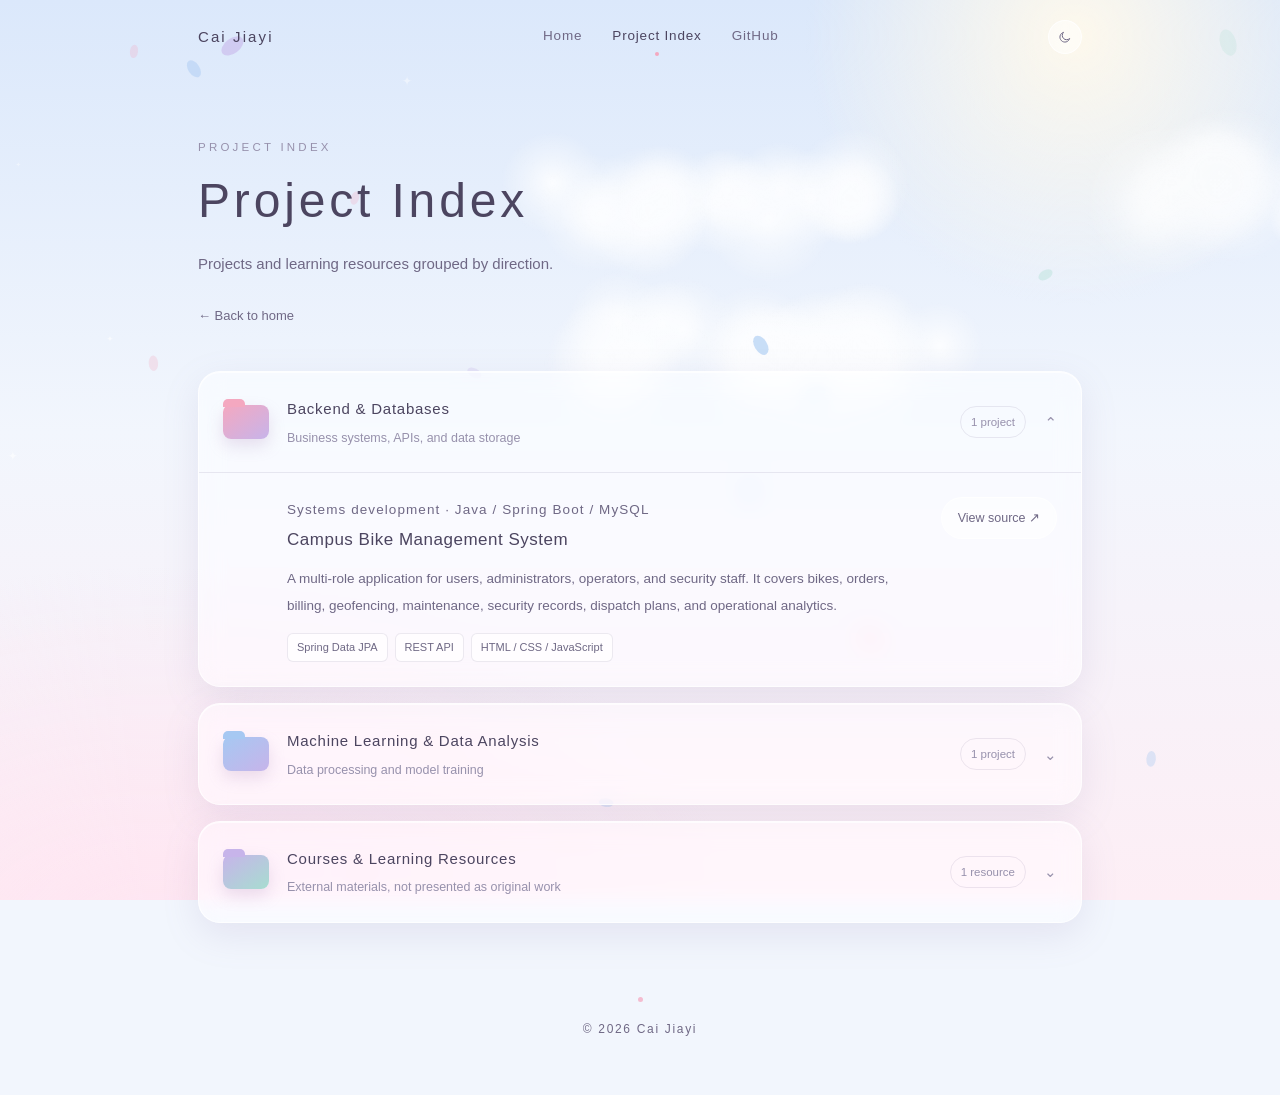
<file: projects.html>
<!DOCTYPE html>
<html lang="en" data-theme="light">
<head>
  <meta charset="UTF-8" />
  <meta name="viewport" content="width=device-width, initial-scale=1.0" />
  <title>Project Index | Cai Jiayi</title>
  <meta name="description" content="Project index and source links for Cai Jiayi." />
  <link rel="icon" href="data:image/svg+xml,%3Csvg xmlns='http://www.w3.org/2000/svg' viewBox='0 0 32 32'%3E%3Ccircle cx='16' cy='16' r='11' fill='%23f4b6ca'/%3E%3C/svg%3E" />
  <link rel="stylesheet" href="style.css" />
  <script>document.documentElement.classList.add("js");</script>
</head>
<body class="projects-page" id="top">
  <canvas id="scene" aria-hidden="true"></canvas>

  <header class="nav" id="nav">
    <div class="nav-inner">
      <a class="brand" href="index.html">Cai Jiayi</a>
      <nav class="nav-links" aria-label="Primary navigation">
        <a href="index.html" class="nav-link">Home</a>
        <a href="projects.html" class="nav-link active">Project Index</a>
        <a href="https://github.com/CHaRA-alive" class="nav-link" target="_blank" rel="noopener">GitHub</a>
      </nav>
      <button class="theme-btn" id="theme-toggle" type="button" aria-label="Toggle color theme">
        <svg class="ico-moon" viewBox="0 0 24 24" width="14" height="14" fill="none"
             stroke="currentColor" stroke-width="1.7" stroke-linejoin="round" aria-hidden="true">
          <path d="M20 14.5A8.5 8.5 0 1 1 9.5 4a7 7 0 0 0 10.5 10.5z" />
        </svg>
        <svg class="ico-sun" viewBox="0 0 24 24" width="14" height="14" fill="none"
             stroke="currentColor" stroke-width="1.7" stroke-linecap="round" aria-hidden="true">
          <circle cx="12" cy="12" r="4" />
          <path d="M12 2.8v2M12 19.2v2M4.4 4.4l1.4 1.4M18.2 18.2l1.4 1.4M2.8 12h2M19.2 12h2M4.4 19.6l1.4-1.4M18.2 5.8l1.4-1.4" />
        </svg>
      </button>
    </div>
  </header>

  <main class="projects-main">
    <section class="projects-hero reveal">
      <p class="page-eyebrow">PROJECT INDEX</p>
      <h1 class="page-title">Project Index</h1>
      <p class="page-lead">Projects and learning resources grouped by direction.</p>
      <a class="back-link" href="index.html">← Back to home</a>
    </section>

    <section class="folder-list" aria-label="Project categories">
      <details class="project-folder glass reveal" id="backend" open>
        <summary>
          <span class="folder-icon" aria-hidden="true"></span>
          <span class="folder-copy">
            <span class="folder-title">Backend &amp; Databases</span>
            <span class="folder-note">Business systems, APIs, and data storage</span>
          </span>
          <span class="folder-meta">1 project</span>
        </summary>
        <div class="folder-body">
          <article class="project-entry">
            <div class="entry-main">
              <p class="entry-kicker">Systems development · Java / Spring Boot / MySQL</p>
              <h2>Campus Bike Management System</h2>
              <p>
                A multi-role application for users, administrators, operators, and security staff.
                It covers bikes, orders, billing, geofencing, maintenance, security records,
                dispatch plans, and operational analytics.
              </p>
              <div class="entry-tags">
                <span>Spring Data JPA</span>
                <span>REST API</span>
                <span>HTML / CSS / JavaScript</span>
              </div>
            </div>
            <a class="entry-link" href="https://github.com/CHaRA-alive/CHaRA-alive.github.io/tree/main/projects/bike-system" target="_blank" rel="noopener">View source ↗</a>
          </article>
        </div>
      </details>

      <details class="project-folder glass reveal" id="machine-learning">
        <summary>
          <span class="folder-icon folder-icon-blue" aria-hidden="true"></span>
          <span class="folder-copy">
            <span class="folder-title">Machine Learning &amp; Data Analysis</span>
            <span class="folder-note">Data processing and model training</span>
          </span>
          <span class="folder-meta">1 project</span>
        </summary>
        <div class="folder-body">
          <article class="project-entry">
            <div class="entry-main">
              <p class="entry-kicker">Practice code · Python / PyTorch</p>
              <h2>PyTorch Classification Experiment</h2>
              <p>
                Training, validation, and test splits; feature scaling; a fully connected network;
                learning-rate scheduling; early stopping; and test evaluation. The repository stores
                the training code but not the dataset.
              </p>
              <div class="entry-tags">
                <span>pandas</span>
                <span>scikit-learn</span>
                <span>PyTorch</span>
              </div>
            </div>
            <a class="entry-link" href="https://github.com/CHaRA-alive/Firstone-26-4-6" target="_blank" rel="noopener">View source ↗</a>
          </article>
        </div>
      </details>

      <details class="project-folder glass reveal" id="learning">
        <summary>
          <span class="folder-icon folder-icon-lav" aria-hidden="true"></span>
          <span class="folder-copy">
            <span class="folder-title">Courses &amp; Learning Resources</span>
            <span class="folder-note">External materials, not presented as original work</span>
          </span>
          <span class="folder-meta">1 resource</span>
        </summary>
        <div class="folder-body">
          <article class="project-entry">
            <div class="entry-main">
              <p class="entry-kicker">Learning materials · GitHub Fork</p>
              <h2>GDUT-BI-Lab teaching-nlp</h2>
              <p>
                The upstream repository provides NLP course manuals, code, and corpus documentation.
                This fork is retained as a learning resource.
              </p>
              <div class="entry-tags">
                <span>Fork</span>
                <span>NLP course materials</span>
              </div>
            </div>
            <a class="entry-link" href="https://github.com/CHaRA-alive/teaching-nlp" target="_blank" rel="noopener">View fork ↗</a>
          </article>
        </div>
      </details>
    </section>
  </main>

  <footer class="footer">
    <span class="footer-star" aria-hidden="true"></span>
    <p>© <span id="year">2026</span> Cai Jiayi</p>
  </footer>

  <button class="to-top" id="to-top" type="button" aria-label="Back to top">↑</button>
  <script src="script.js"></script>
</body>
</html>
</file>
<file: style.css>
/* =========================================================
   配色：改这里就能换整站颜色

   ★ 想用自己的二次元图片当背景：
     把下面 --hero-image 的 none 改成 url("background.jpg")，
     把图片放进同一个文件夹即可（建议 1920×1080 以上）。
   ========================================================= */
:root {
  --hero-image: none;

  /* 天空渐变：上面冷蓝，下面暖粉 —— 动漫黄昏的常见配色 */
  --sky-1: #dbe8fb;
  --sky-2: #f2f6fd;
  --sky-3: #fdeef5;

  --ink: #4c4560;
  --ink-2: #6f6885;
  --muted: #9791ac;

  /* 四个粉彩点缀色 */
  --pink: #f4a8c0;
  --pink-soft: #fdeaf1;
  --blue: #a6c8f2;
  --blue-soft: #e9f2fd;
  --lav: #c7b4ea;
  --lav-soft: #f2ecfc;
  --mint: #a7ddd0;
  --mint-soft: #e7f7f3;

  /* 玻璃 */
  --glass: rgba(255, 255, 255, 0.5);
  --glass-hi: rgba(255, 255, 255, 0.72);
  --glass-line: rgba(255, 255, 255, 0.75);
  --glass-line-hi: rgba(255, 255, 255, 0.95);
  --glass-shadow: 0 12px 36px rgba(140, 130, 175, 0.15);
  --line: rgba(122, 104, 148, 0.14);

  --font-sans: -apple-system, BlinkMacSystemFont, "PingFang SC",
    "Hiragino Sans GB", "Microsoft YaHei", "Segoe UI", sans-serif;
  --maxw: 940px;
}

/* 夜空 */
[data-theme="dark"] {
  --sky-1: #1a1f3d;
  --sky-2: #241f45;
  --sky-3: #38274a;

  --ink: #ece8f7;
  --ink-2: #bdb6d2;
  --muted: #8b84a6;

  --pink: #eaa6c2;
  --blue: #9dc2f0;
  --lav: #bfa9e6;
  --mint: #a4dbd0;
  --pink-soft: rgba(244, 168, 192, 0.14);
  --blue-soft: rgba(166, 200, 242, 0.14);
  --lav-soft: rgba(199, 180, 234, 0.14);
  --mint-soft: rgba(167, 221, 208, 0.14);

  --glass: rgba(255, 255, 255, 0.07);
  --glass-hi: rgba(255, 255, 255, 0.11);
  --glass-line: rgba(255, 255, 255, 0.14);
  --glass-line-hi: rgba(255, 255, 255, 0.24);
  --glass-shadow: 0 12px 36px rgba(0, 0, 0, 0.32);
  --line: rgba(255, 255, 255, 0.12);
}

* { box-sizing: border-box; }

html {
  scroll-behavior: smooth;
  scroll-padding-top: 84px;
}

body {
  margin: 0;
  min-height: 100vh;
  color: var(--ink);
  font-family: var(--font-sans);
  font-size: 15px;
  line-height: 1.95;
  overflow-x: hidden;
  -webkit-font-smoothing: antialiased;

  /* 第一层：你的图片（默认没有）；第二层：天空渐变 */
  background-color: var(--sky-2);
  background-image: var(--hero-image),
    linear-gradient(180deg, var(--sky-1) 0%, var(--sky-2) 48%, var(--sky-3) 100%);
  background-size: cover, cover;
  background-position: center top, center;
  background-attachment: fixed, fixed;
  background-repeat: no-repeat, no-repeat;
  transition: color 0.5s ease;
}

/* 阳光与地平线的柔光 */
body::before {
  content: "";
  position: fixed;
  inset: 0;
  z-index: 0;
  pointer-events: none;
  background:
    radial-gradient(34vw 34vw at 84% 4%, rgba(255, 249, 235, 0.95), transparent 62%),
    radial-gradient(64vw 40vw at 12% 104%, rgba(255, 226, 240, 0.72), transparent 72%);
}

[data-theme="dark"] body::before {
  background:
    radial-gradient(30vw 30vw at 84% 4%, rgba(255, 246, 214, 0.22), transparent 62%),
    radial-gradient(64vw 40vw at 12% 104%, rgba(120, 90, 160, 0.42), transparent 72%);
}

a { color: inherit; text-decoration: none; }

/* ===================== 云与花瓣的画布 ===================== */
#scene {
  position: fixed;
  inset: 0;
  width: 100%;
  height: 100%;
  z-index: 1;
  pointer-events: none;
}

.nav, main, .footer, .to-top { position: relative; z-index: 2; }

/* ===================== 毛玻璃 ===================== */
.glass {
  border-radius: 22px;
  background: var(--glass);
  border: 1px solid var(--glass-line);
  backdrop-filter: blur(12px) saturate(150%);
  -webkit-backdrop-filter: blur(12px) saturate(150%);
  box-shadow: var(--glass-shadow), inset 0 1px 0 rgba(255, 255, 255, 0.7);
  transition: background 0.45s ease, border-color 0.45s ease, box-shadow 0.45s ease,
    transform 0.45s cubic-bezier(0.22, 1, 0.36, 1);
}

[data-theme="dark"] .glass {
  box-shadow: var(--glass-shadow), inset 0 1px 0 rgba(255, 255, 255, 0.07);
}

.pad { padding: 28px 30px; }

/* ===================== 导航 ===================== */
.nav {
  position: fixed;
  top: 0;
  left: 0;
  right: 0;
  z-index: 10;
  border-bottom: 1px solid transparent;
  transition: background 0.4s ease, border-color 0.4s ease, backdrop-filter 0.4s ease;
}

.nav.scrolled {
  background: var(--glass);
  backdrop-filter: blur(14px) saturate(160%);
  -webkit-backdrop-filter: blur(14px) saturate(160%);
  border-bottom-color: var(--glass-line);
}

.nav-inner {
  max-width: var(--maxw);
  margin: 0 auto;
  padding: 20px 28px;
  display: flex;
  align-items: center;
  justify-content: space-between;
  gap: 18px;
}

.brand {
  font-size: 15px;
  font-weight: 500;
  letter-spacing: 0.14em;
}

.nav-links {
  display: flex;
  gap: 30px;
  font-size: 13.5px;
  letter-spacing: 0.06em;
}

.nav-link {
  position: relative;
  color: var(--ink-2);
  padding-bottom: 2px;
  transition: color 0.3s ease;
}

.nav-link::after {
  content: "";
  position: absolute;
  left: 50%;
  bottom: -5px;
  width: 4px;
  height: 4px;
  margin-left: -2px;
  border-radius: 50%;
  background: var(--pink);
  opacity: 0;
  transform: scale(0.4);
  transition: opacity 0.3s ease, transform 0.3s ease;
}

.nav-link:hover { color: var(--ink); }
.nav-link.active { color: var(--ink); }
.nav-link.active::after,
.nav-link:hover::after { opacity: 1; transform: scale(1); }

.theme-btn {
  width: 34px;
  height: 34px;
  display: grid;
  place-items: center;
  border-radius: 50%;
  border: 1px solid var(--glass-line);
  background: var(--glass);
  backdrop-filter: blur(10px);
  -webkit-backdrop-filter: blur(10px);
  color: var(--ink-2);
  cursor: pointer;
  transition: color 0.3s ease, border-color 0.3s ease, transform 0.4s ease;
}

.theme-btn:hover {
  color: var(--pink);
  border-color: var(--pink);
  transform: rotate(18deg);
}

.theme-btn svg { display: block; }
.ico-sun { display: none !important; }
[data-theme="dark"] .ico-sun { display: block !important; }
[data-theme="dark"] .ico-moon { display: none !important; }

/* ===================== 首屏 ===================== */
.hero {
  min-height: 100vh;
  min-height: 100svh;
  display: flex;
  flex-direction: column;
  align-items: center;
  justify-content: center;
  text-align: center;
  padding: 130px 28px 110px;
  position: relative;
}

.hero-inner { max-width: 620px; }

.avatar-wrap {
  position: relative;
  width: 124px;
  height: 124px;
  margin: 0 auto 34px;
  animation: float 6.5s ease-in-out infinite;
}

@keyframes float {
  0%, 100% { transform: translateY(0); }
  50% { transform: translateY(-9px); }
}

.avatar-halo {
  position: absolute;
  inset: -16px;
  border-radius: 50%;
  background: radial-gradient(circle, rgba(255, 255, 255, 0.85), rgba(255, 255, 255, 0) 70%);
  backdrop-filter: blur(2px);
  animation: halo 5s ease-in-out infinite;
}

@keyframes halo {
  0%, 100% { transform: scale(1); opacity: 0.95; }
  50% { transform: scale(1.14); opacity: 0.5; }
}

.avatar {
  position: relative;
  width: 100%;
  height: 100%;
  border-radius: 50%;
  object-fit: cover;
  display: block;
  border: 4px solid rgba(255, 255, 255, 0.9);
  box-shadow: 0 12px 34px rgba(140, 130, 175, 0.3);
}

[data-theme="dark"] .avatar { border-color: rgba(255, 255, 255, 0.18); }

.hero-name {
  margin: 0;
  font-size: clamp(2.2rem, 7vw, 3.5rem);
  font-weight: 300;
  letter-spacing: 0.14em;
  line-height: 1.25;
  color: var(--ink);
  text-shadow: 0 2px 18px rgba(255, 255, 255, 0.9);
}

[data-theme="dark"] .hero-name { text-shadow: 0 2px 18px rgba(0, 0, 0, 0.6); }

.hero-typed {
  margin: 22px 0 36px;
  min-height: 1.9em;
  font-size: 14px;
  letter-spacing: 0.1em;
  color: var(--ink-2);
  text-shadow: 0 1px 10px rgba(255, 255, 255, 0.85);
}

[data-theme="dark"] .hero-typed { text-shadow: 0 1px 10px rgba(0, 0, 0, 0.55); }

.caret {
  display: inline-block;
  width: 1px;
  height: 1em;
  margin-left: 4px;
  vertical-align: -0.12em;
  background: var(--pink);
  animation: blink 1.1s steps(1) infinite;
}

@keyframes blink { 50% { opacity: 0; } }

.hero-actions {
  display: flex;
  gap: 14px;
  justify-content: center;
  flex-wrap: wrap;
  margin-top: 36px;
}

/* ===================== 按钮 ===================== */
.btn {
  display: inline-block;
  padding: 11px 30px;
  border-radius: 999px;
  font-size: 13.5px;
  letter-spacing: 0.12em;
  border: 1px solid transparent;
  transition: transform 0.35s cubic-bezier(0.22, 1, 0.36, 1), box-shadow 0.35s ease,
    border-color 0.35s ease, color 0.35s ease, background 0.35s ease;
}

.btn:hover { transform: translateY(-3px); }

.btn-solid {
  background: linear-gradient(120deg, var(--pink), var(--lav));
  color: #fff;
  box-shadow: 0 10px 26px rgba(244, 168, 192, 0.45);
}

.btn-solid:hover { box-shadow: 0 16px 34px rgba(244, 168, 192, 0.55); }

.btn-line {
  border-color: var(--glass-line);
  background: var(--glass);
  backdrop-filter: blur(12px);
  -webkit-backdrop-filter: blur(12px);
  color: var(--ink-2);
}

.btn-line:hover { border-color: var(--blue); color: var(--ink); }

/* ===================== 向下滚动 ===================== */
.scroll-cue {
  position: absolute;
  bottom: 40px;
  left: 50%;
  transform: translateX(-50%);
  display: flex;
  flex-direction: column;
  align-items: center;
  gap: 10px;
}

.cue-text {
  font-size: 10.5px;
  letter-spacing: 0.4em;
  color: var(--ink-2);
  padding-left: 0.4em;
}

.cue-track {
  position: relative;
  width: 1px;
  height: 46px;
  background: var(--line);
  overflow: hidden;
}

.cue-dot {
  position: absolute;
  left: -1.5px;
  width: 4px;
  height: 4px;
  border-radius: 50%;
  background: var(--pink);
  animation: drop 2.2s cubic-bezier(0.6, 0, 0.4, 1) infinite;
}

@keyframes drop {
  0% { top: -6px; opacity: 0; }
  25% { opacity: 1; }
  70% { opacity: 1; }
  100% { top: 46px; opacity: 0; }
}

/* ===================== 区块 ===================== */
.section {
  max-width: var(--maxw);
  margin: 0 auto;
  padding: 50px 28px;
}

.sec-title {
  display: flex;
  align-items: center;
  gap: 12px;
  margin: 0 0 22px;
  font-size: 15px;
  font-weight: 500;
  letter-spacing: 0.3em;
}

.sec-title::before {
  content: "";
  width: 7px;
  height: 7px;
  border-radius: 1px;
  background: linear-gradient(135deg, var(--pink), var(--lav));
  transform: rotate(45deg);
}

.sec-title::after {
  content: "";
  flex: 1;
  height: 1px;
  background: linear-gradient(90deg, var(--line), transparent 85%);
}

/* ===================== 关于 ===================== */
.about-layout {
  display: grid;
  grid-template-columns: 1.5fr 1fr;
  gap: 20px;
  align-items: start;
}

.panel { padding: 30px 32px; }

.panel p {
  margin: 0 0 14px;
  color: var(--ink-2);
  font-size: 14.5px;
}

.panel p.last { margin-bottom: 0; }

.about-copy { max-width: 760px; }

.section-head {
  display: flex;
  align-items: center;
  justify-content: space-between;
  gap: 24px;
  margin-bottom: 22px;
}

.section-head .sec-title {
  flex: 1;
  margin: 0;
}

.section-head-link {
  flex: 0 0 auto;
  font-size: 12.5px;
  letter-spacing: 0.1em;
  color: var(--ink-2);
  transition: color 0.3s ease;
}

.section-head-link:hover { color: var(--pink); }

.facts {
  list-style: none;
  margin: 0;
  padding: 0;
  display: grid;
  gap: 12px;
}

.facts li {
  display: flex;
  align-items: baseline;
  justify-content: space-between;
  gap: 12px;
  padding: 14px 20px;
}

.facts li:hover {
  transform: translateX(5px);
  border-color: var(--glass-line-hi);
}

.facts b {
  font-size: 1.45rem;
  font-weight: 400;
  color: var(--pink);
}

.facts b.small { font-size: 0.95rem; letter-spacing: 0.16em; color: var(--lav); }

.facts span { font-size: 12.5px; letter-spacing: 0.08em; color: var(--ink-2); }

/* ===================== 技能 ===================== */
.chips {
  list-style: none;
  margin: 0;
  padding: 0;
  display: flex;
  flex-wrap: wrap;
  gap: 11px;
}

.chips li {
  padding: 8px 20px;
  border-radius: 999px;
  font-size: 13px;
  letter-spacing: 0.08em;
  border: 1px solid rgba(255, 255, 255, 0.5);
  transition: transform 0.4s cubic-bezier(0.22, 1, 0.36, 1), box-shadow 0.4s ease;
}

.chips li:hover {
  transform: translateY(-4px);
  box-shadow: 0 10px 22px rgba(150, 135, 185, 0.22);
}

.c1 { background: var(--pink-soft); color: #c96e8e; }
.c2 { background: var(--blue-soft); color: #5b8cc4; }
.c3 { background: var(--lav-soft); color: #8b6fc4; }
.c4 { background: var(--mint-soft); color: #4e9e8b; }

[data-theme="dark"] .c1 { color: #f0b3c8; }
[data-theme="dark"] .c2 { color: #b0cdf5; }
[data-theme="dark"] .c3 { color: #cebdee; }
[data-theme="dark"] .c4 { color: #b0e3d7; }
[data-theme="dark"] .chips li { border-color: rgba(255, 255, 255, 0.12); }

/* ===================== 项目 ===================== */
.cards {
  display: grid;
  grid-template-columns: repeat(auto-fit, minmax(240px, 1fr));
  gap: 18px;
}

.card {
  display: block;
  padding: 26px 26px 24px;
}

.card:hover {
  transform: translateY(-7px);
  background: var(--glass-hi);
  border-color: var(--glass-line-hi);
}

.dot {
  display: block;
  width: 9px;
  height: 9px;
  border-radius: 50%;
  margin-bottom: 16px;
}

.dot-1 { background: var(--pink); box-shadow: 0 0 0 5px var(--pink-soft); }
.dot-2 { background: var(--blue); box-shadow: 0 0 0 5px var(--blue-soft); }
.dot-3 { background: var(--lav); box-shadow: 0 0 0 5px var(--lav-soft); }

.card h3 {
  margin: 0 0 10px;
  font-size: 15.5px;
  font-weight: 500;
  letter-spacing: 0.04em;
}

.card p {
  margin: 0 0 16px;
  font-size: 13.5px;
  color: var(--ink-2);
}

.project-category {
  display: inline-block;
  margin-bottom: 14px;
  padding: 4px 11px;
  border-radius: 999px;
  font-size: 11.5px;
  letter-spacing: 0.08em;
}

.project-category-pink { background: var(--pink-soft); color: #c96e8e; }
.project-category-blue { background: var(--blue-soft); color: #5b8cc4; }
.project-category-lav { background: var(--lav-soft); color: #8b6fc4; }

[data-theme="dark"] .project-category-pink { color: #f0b3c8; }
[data-theme="dark"] .project-category-blue { color: #b0cdf5; }
[data-theme="dark"] .project-category-lav { color: #cebdee; }

.project-tech {
  display: flex;
  flex-wrap: wrap;
  gap: 6px;
  margin-bottom: 18px;
}

.project-tech span {
  padding: 2px 8px;
  border: 1px solid var(--line);
  border-radius: 6px;
  font-size: 11px;
  color: var(--muted);
}

.more {
  font-size: 12.5px;
  letter-spacing: 0.12em;
  color: var(--muted);
  transition: color 0.35s ease;
}

.more::after { content: " →"; }
.card:hover .more { color: var(--pink); }

/* ===================== 项目分类页 ===================== */
.projects-main {
  width: 100%;
  max-width: var(--maxw);
  margin: 0 auto;
  padding: 136px 28px 36px;
}

.projects-hero {
  max-width: 720px;
  margin-bottom: 42px;
}

.page-eyebrow {
  margin: 0 0 12px;
  font-size: 11.5px;
  letter-spacing: 0.28em;
  color: var(--muted);
}

.page-title {
  margin: 0 0 16px;
  font-size: clamp(2rem, 6vw, 3rem);
  font-weight: 400;
  letter-spacing: 0.08em;
  line-height: 1.3;
}

.page-lead {
  max-width: 620px;
  margin: 0 0 22px;
  color: var(--ink-2);
}

.back-link {
  font-size: 13px;
  color: var(--ink-2);
  transition: color 0.3s ease;
}

.back-link:hover { color: var(--pink); }

.folder-list {
  display: grid;
  gap: 16px;
}

.project-folder {
  overflow: hidden;
}

.project-folder summary {
  display: flex;
  align-items: center;
  gap: 18px;
  padding: 22px 24px;
  cursor: pointer;
  list-style: none;
  transition: background 0.35s ease;
}

.project-folder summary::-webkit-details-marker { display: none; }
.project-folder summary:hover { background: var(--glass-hi); }

.folder-icon {
  position: relative;
  flex: 0 0 46px;
  height: 34px;
  border-radius: 7px 8px 8px 8px;
  background: linear-gradient(145deg, var(--pink), var(--lav));
  box-shadow: 0 7px 16px rgba(170, 135, 185, 0.24);
}

.folder-icon::before {
  content: "";
  position: absolute;
  top: -6px;
  left: 0;
  width: 22px;
  height: 8px;
  border-radius: 5px 5px 0 0;
  background: var(--pink);
}

.folder-icon-blue {
  background: linear-gradient(145deg, var(--blue), var(--lav));
}

.folder-icon-blue::before { background: var(--blue); }
.folder-icon-lav { background: linear-gradient(145deg, var(--lav), var(--mint)); }
.folder-icon-lav::before { background: var(--lav); }

.folder-copy {
  display: grid;
  flex: 1;
  min-width: 0;
  gap: 2px;
}

.folder-title {
  font-size: 15px;
  font-weight: 500;
  letter-spacing: 0.05em;
}

.folder-note {
  font-size: 12.5px;
  color: var(--muted);
}

.folder-meta {
  flex: 0 0 auto;
  padding: 4px 10px;
  border: 1px solid var(--line);
  border-radius: 999px;
  font-size: 11.5px;
  color: var(--muted);
}

.project-folder summary::after {
  content: "⌄";
  display: inline-block;
  flex: 0 0 auto;
  color: var(--muted);
  transition: transform 0.3s ease;
}

.project-folder[open] summary::after { transform: rotate(180deg); }

.folder-body {
  padding: 0 24px 24px 88px;
  border-top: 1px solid var(--line);
}

.project-entry {
  display: grid;
  grid-template-columns: minmax(0, 1fr) auto;
  align-items: start;
  gap: 28px;
  padding-top: 24px;
}

.entry-main { min-width: 0; }

.entry-kicker {
  margin: 0 0 7px;
  font-size: 11.5px;
  letter-spacing: 0.08em;
  color: var(--muted);
}

.project-entry h2 {
  margin: 0 0 10px;
  font-size: 17px;
  font-weight: 500;
  letter-spacing: 0.03em;
}

.project-entry p {
  margin: 0;
  color: var(--ink-2);
  font-size: 13.5px;
}

.entry-tags {
  display: flex;
  flex-wrap: wrap;
  gap: 7px;
  margin-top: 14px;
}

.entry-tags span {
  padding: 3px 9px;
  border-radius: 6px;
  background: var(--glass-hi);
  border: 1px solid var(--line);
  font-size: 11px;
  color: var(--ink-2);
}

.entry-link {
  display: inline-block;
  padding: 8px 16px;
  border: 1px solid var(--glass-line);
  border-radius: 999px;
  background: var(--glass);
  font-size: 12.5px;
  white-space: nowrap;
  color: var(--ink-2);
  transition: color 0.3s ease, border-color 0.3s ease, transform 0.3s ease;
}

.entry-link:hover {
  color: var(--pink);
  border-color: var(--pink);
  transform: translateY(-2px);
}

/* ===================== 联系 ===================== */
.contact-lead {
  margin: 0 0 12px;
  font-size: 14px;
  color: var(--ink-2);
}

.contact-list {
  list-style: none;
  margin: 0;
  padding: 0;
  border-top: 1px solid var(--line);
}

.contact-list li {
  display: flex;
  gap: 24px;
  padding: 15px 4px;
  border-bottom: 1px solid var(--line);
  font-size: 14px;
  transition: padding-left 0.4s cubic-bezier(0.22, 1, 0.36, 1);
}

.contact-list li:last-child { border-bottom: 0; }
.contact-list li:hover { padding-left: 14px; }

.contact-list .k {
  flex: 0 0 68px;
  font-size: 12.5px;
  letter-spacing: 0.16em;
  color: var(--muted);
}

.contact-list a { color: var(--ink-2); transition: color 0.3s ease; }
.contact-list a:hover { color: var(--pink); }
.contact-list .v { color: var(--ink-2); }

/* ===================== 页脚 ===================== */
.footer {
  padding: 38px 28px 54px;
  text-align: center;
}

.footer-star {
  display: block;
  width: 5px;
  height: 5px;
  margin: 0 auto 16px;
  border-radius: 50%;
  background: var(--pink);
  opacity: 0.75;
}

.footer p {
  margin: 0;
  font-size: 12px;
  letter-spacing: 0.14em;
  color: var(--ink-2);
  text-shadow: 0 1px 10px rgba(255, 255, 255, 0.8);
}

[data-theme="dark"] .footer p { text-shadow: 0 1px 10px rgba(0, 0, 0, 0.6); }

/* ===================== 回到顶部 ===================== */
.to-top {
  position: fixed;
  right: 26px;
  bottom: 26px;
  z-index: 10;
  width: 40px;
  height: 40px;
  border-radius: 50%;
  border: 1px solid var(--glass-line);
  background: var(--glass);
  backdrop-filter: blur(12px);
  -webkit-backdrop-filter: blur(12px);
  color: var(--ink-2);
  font-size: 14px;
  cursor: pointer;
  opacity: 0;
  visibility: hidden;
  transform: translateY(10px);
  transition: opacity 0.45s ease, transform 0.45s ease, visibility 0.45s,
    color 0.35s ease, border-color 0.35s ease;
}

.to-top.show { opacity: 1; visibility: visible; transform: none; }
.to-top:hover { color: var(--pink); border-color: var(--pink); }

/* ===================== 滚动出现 ===================== */
.js .reveal {
  opacity: 0;
  transform: translateY(20px);
  transition: opacity 0.95s cubic-bezier(0.22, 1, 0.36, 1),
    transform 0.95s cubic-bezier(0.22, 1, 0.36, 1);
}

.js .reveal.in {
  opacity: 1;
  transform: none;
}

.js .cards .reveal:nth-child(2) { transition-delay: 0.1s; }
.js .cards .reveal:nth-child(3) { transition-delay: 0.2s; }
.js .facts.reveal li:nth-child(2) { transition-delay: 0.08s; }
.js .facts.reveal li:nth-child(3) { transition-delay: 0.16s; }

/* ===================== 窄屏 ===================== */
@media (max-width: 760px) {
  body { font-size: 14.5px; }
  .nav-inner { padding: 15px 18px; gap: 10px; }
  .nav-links { gap: 12px; font-size: 12.5px; }
  .brand { font-size: 13.5px; }
  .brand, .theme-btn { flex: 0 0 auto; }
  .section { padding: 42px 20px; }
  .about-layout { grid-template-columns: 1fr; gap: 14px; }
  .panel { padding: 24px 22px; }
  .pad { padding: 22px 20px; }
  .section-head { align-items: flex-start; flex-direction: column; gap: 10px; margin-bottom: 22px; }
  .avatar-wrap { width: 104px; height: 104px; margin-bottom: 26px; }
  .hero-name { letter-spacing: 0.1em; }
  .projects-main { padding: 112px 20px 28px; }
  .projects-hero { margin-bottom: 30px; }
  .project-folder summary { gap: 13px; padding: 18px 18px; }
  .folder-icon { flex-basis: 38px; height: 29px; }
  .folder-meta { display: none; }
  .folder-note { line-height: 1.6; }
  .folder-body { padding: 0 18px 20px; }
  .project-entry { grid-template-columns: 1fr; gap: 16px; }
  .entry-link { justify-self: start; }
  .to-top { right: 16px; bottom: 16px; }
  .glass { backdrop-filter: blur(9px) saturate(140%); -webkit-backdrop-filter: blur(9px) saturate(140%); }
}

@media (prefers-reduced-motion: reduce) {
  html { scroll-behavior: auto; }
  .avatar-wrap, .avatar-halo, .cue-dot, .caret { animation: none !important; }
  .js .reveal { opacity: 1; transform: none; transition: none; }
}
</file>
